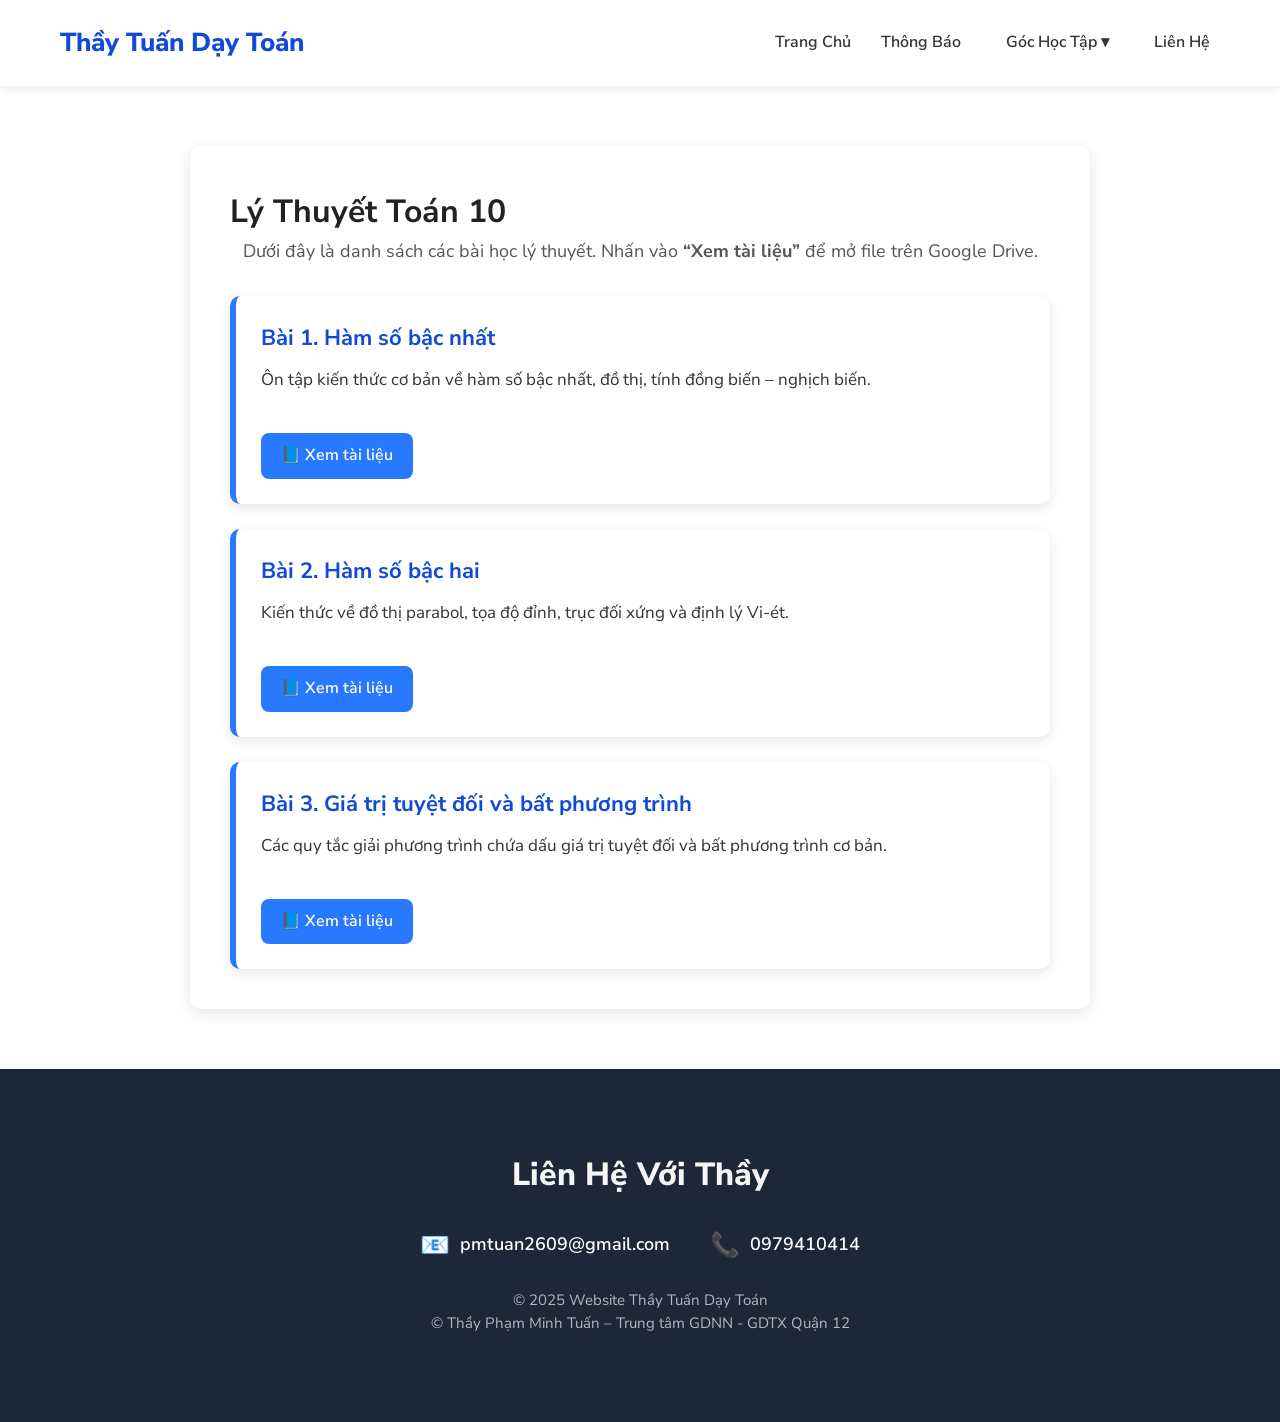
<file: toan10-lythuyet.html>
<!DOCTYPE html>
<html lang="vi">
<head>
  <meta charset="UTF-8">
  <meta name="viewport" content="width=device-width, initial-scale=1.0">
  <title>Lý thuyết Toán 10 | Thầy Tuấn Dạy Toán</title>
  <link rel="stylesheet" href="style.css">
  <link rel="icon" href="https://cdn-icons-png.flaticon.com/512/2991/2991148.png">
</head>
<body>

  <!-- HEADER -->
  <header>
    <div class="logo">Thầy Tuấn Dạy Toán</div>
    <nav>
      <a href="index.html">Trang Chủ</a>
      <a href="index.html#thongbao">Thông Báo</a>

      <!-- Góc Học Tập -->
      <div class="dropdown">
        <a href="#" class="dropbtn">Góc Học Tập ▾</a>
        <div class="dropdown-content">
          <div class="submenu">
            <a href="#">Toán 10 ▸</a>
            <div class="submenu-content">
              <a href="toan10-lythuyet.html">Lý thuyết</a>
              <a href="toan10-ghk1.html">Đề ôn GHK1</a>
              <a href="toan10-hk1.html">Đề ôn HK1</a>
              <a href="toan10-ghk2.html">Đề ôn GHK2</a>
              <a href="toan10-hk2.html">Đề ôn HK2</a>
            </div>
          </div>

          <div class="submenu">
            <a href="#">Toán 11 ▸</a>
            <div class="submenu-content">
              <a href="toan11-lythuyet.html">Lý thuyết</a>
              <a href="toan11-ghk1.html">Đề ôn GHK1</a>
              <a href="toan11-hk1.html">Đề ôn HK1</a>
              <a href="toan11-ghk2.html">Đề ôn GHK2</a>
              <a href="toan11-hk2.html">Đề ôn HK2</a>
            </div>
          </div>

          <div class="submenu">
            <a href="#">Toán 12 ▸</a>
            <div class="submenu-content">
              <a href="toan12-lythuyet.html">Lý thuyết</a>
              <a href="toan12-ghk1.html">Đề ôn GHK1</a>
              <a href="toan12-hk1.html">Đề ôn HK1</a>
              <a href="toan12-ghk2.html">Đề ôn GHK2</a>
              <a href="toan12-hk2.html">Đề ôn HK2</a>
            </div>
          </div>
        </div>
      </div>

      <a href="index.html#contact">Liên Hệ</a>
    </nav>
  </header>

  <!-- DANH SÁCH BÀI HỌC -->
  <main class="content">
    <h1>Lý Thuyết Toán 10</h1>
    <p class="intro">Dưới đây là danh sách các bài học lý thuyết. Nhấn vào <strong>“Xem tài liệu”</strong> để mở file trên Google Drive.</p>

    <div class="lesson-list">
      <div class="lesson-item">
        <h3>Bài 1. Hàm số bậc nhất</h3>
        <p>Ôn tập kiến thức cơ bản về hàm số bậc nhất, đồ thị, tính đồng biến – nghịch biến.</p>
        <a href="https://drive.google.com/file/d/1abc123XYZ/view" target="_blank" class="btn btn-blue">📘 Xem tài liệu</a>
      </div>

      <div class="lesson-item">
        <h3>Bài 2. Hàm số bậc hai</h3>
        <p>Kiến thức về đồ thị parabol, tọa độ đỉnh, trục đối xứng và định lý Vi-ét.</p>
        <a href="https://drive.google.com/file/d/1def456UVW/view" target="_blank" class="btn btn-blue">📘 Xem tài liệu</a>
      </div>

      <div class="lesson-item">
        <h3>Bài 3. Giá trị tuyệt đối và bất phương trình</h3>
        <p>Các quy tắc giải phương trình chứa dấu giá trị tuyệt đối và bất phương trình cơ bản.</p>
        <a href="https://drive.google.com/file/d/1ghi789RST/view" target="_blank" class="btn btn-blue">📘 Xem tài liệu</a>
      </div>
    </div>
  </main>

  <!-- FOOTER -->
  <footer>
    <h2>Liên Hệ Với Thầy</h2>
    <div class="contact-info">
      <div class="contact-item">
        <span class="icon">📧</span>
        <a href="mailto:pmtuan2609@gmail.com">pmtuan2609@gmail.com</a>
      </div>
      <div class="contact-item">
        <span class="icon">📞</span>
        <a href="tel:0979410414">0979410414</a>
      </div>
    </div>
    <p class="copyright">
      © 2025 Website Thầy Tuấn Dạy Toán<br>
      © Thầy Phạm Minh Tuấn – Trung tâm GDNN - GDTX Quận 12
    </p>
  </footer>

  <!-- SCRIPT DROPDOWN -->
  <script>
    // Dropdown click mở
    document.querySelectorAll(".dropbtn").forEach(btn => {
      btn.addEventListener("click", e => {
        e.preventDefault();
        const dropdown = btn.parentElement;
        dropdown.classList.toggle("open");
        document.querySelectorAll(".dropdown").forEach(other => {
          if (other !== dropdown) other.classList.remove("open");
        });
      });
    });

    // Đóng khi click ra ngoài
    window.addEventListener("click", e => {
      if (!e.target.matches('.dropbtn') && !e.target.closest('.submenu')) {
        document.querySelectorAll(".dropdown").forEach(d => d.classList.remove("open"));
      }
    });
  </script>

</body>
</html>
</file>
<file: style.css>
@import url('https://fonts.googleapis.com/css2?family=Nunito+Sans:wght@400;600;700;800&display=swap');

* {
  margin: 0;
  padding: 0;
  box-sizing: border-box;
}

body {
  font-family: 'Nunito Sans', sans-serif;
  color: #222;
  background: #fff;
  line-height: 1.6;
}

/* ----- HEADER ----- */
header {
  display: flex;
  justify-content: space-between;
  align-items: center;
  padding: 20px 60px;
  background: #ffffff;
  box-shadow: 0 2px 8px rgba(0,0,0,0.1);
  position: sticky;
  top: 0;
  z-index: 100;
}

header .logo {
  font-size: 26px;
  font-weight: 800;
  color: #124ad8;
}

nav {
  display: flex;
  align-items: center;
  gap: 10px;
}

nav a {
  margin: 0 10px;
  text-decoration: none;
  color: #333;
  font-weight: 600;
  transition: 0.3s;
}

nav a:hover {
  color: #124ad8;
}

/* ----- DROPDOWN MENU (click to open) ----- */
.dropdown {
  position: relative;
  display: inline-block;
}

.dropbtn {
  color: #333;
  text-decoration: none;
  font-weight: 600;
  padding: 10px 15px;
  display: inline-block;
  cursor: pointer;
}

.dropdown-content {
  display: none;
  position: absolute;
  background: #fff;
  min-width: 220px;
  box-shadow: 0 4px 10px rgba(0,0,0,0.15);
  z-index: 100;
  border-radius: 8px;
}

.dropdown-content a {
  color: #333;
  padding: 10px 15px;
  text-decoration: none;
  display: block;
  transition: 0.2s;
}

.dropdown-content a:hover {
  background: #f0f0f0;
}

.dropdown.open .dropdown-content {
  display: block;
}

/* Submenu cấp 2 */
.submenu {
  position: relative;
}

.submenu-content {
  display: none;
  position: absolute;
  left: 220px;
  top: 0;
  background: #fff;
  min-width: 200px;
  box-shadow: 0 4px 10px rgba(0,0,0,0.1);
  border-radius: 8px;
}

.submenu-content a:hover {
  background: #eaeaea;
}

.submenu:hover .submenu-content {
  display: block;
}

/* ----- HERO SECTION ----- */
.hero {
  position: relative;
  height: 85vh;
  background: linear-gradient(135deg, #f8c8dc, #ffd7a0);
  text-align: center;
  display: flex;
  align-items: center;
  justify-content: center;
  flex-direction: column;
  overflow: hidden;
}

#particles {
  position: absolute;
  width: 100%;
  height: 100%;
  opacity: 0.25;
}

.hero-content {
  z-index: 1;
  padding: 0 20px;
}

.hero h1 {
  font-size: 48px;
  font-weight: 800;
  color: #222;
}

.hero p {
  font-size: 20px;
  color: #333;
  margin: 10px 0;
}

.hero em {
  font-size: 22px;
  color: #444;
  opacity: 0.9;
}

.btn {
  display: inline-block;
  background: #3578e5;
  color: white;
  padding: 15px 40px;
  border-radius: 30px;
  font-weight: bold;
  text-decoration: none;
  margin-top: 25px;
  transition: 0.3s;
}

.btn:hover {
  background: #1d5bd7;
  transform: scale(1.05);
}

/* ----- THÔNG BÁO ----- */
.announcements {
  background: #f8f9fc;
  text-align: center;
  padding: 60px 20px;
}

.announcements h2 {
  font-size: 32px;
  font-weight: 800;
  margin-bottom: 40px;
  color: #111;
}

#announcement-list {
  max-width: 900px;
  margin: 0 auto;
}

.announcement-item {
  background: #fff;
  border-left: 6px solid #2979ff;
  border-radius: 12px;
  box-shadow: 0 4px 10px rgba(0,0,0,0.1);
  padding: 25px 30px;
  margin-bottom: 25px;
  text-align: left;
  position: relative;
  transition: 0.3s ease;
}

.announcement-item:hover {
  transform: translateY(-3px);
  box-shadow: 0 6px 16px rgba(0,0,0,0.15);
}

.announcement-item h3 {
  font-size: 22px;
  font-weight: 800;
  margin-bottom: 8px;
  color: #111;
}

.announcement-item .date {
  color: #6c757d;
  font-size: 16px;
  margin-bottom: 10px;
}

.announcement-item p {
  font-size: 18px;
  color: #333;
  margin-bottom: 15px;
  line-height: 1.5;
}

.badge {
  position: absolute;
  top: 20px;
  right: 20px;
  background: #dc3545;
  color: white;
  font-weight: 700;
  border-radius: 30px;
  padding: 6px 14px;
  font-size: 14px;
  text-transform: uppercase;
}

.badge.new { background: #ff4f4f; }
.badge.important { background: #e53935; }

.link-buttons {
  display: flex;
  gap: 15px;
  flex-wrap: wrap;
}

.link-buttons a {
  display: inline-block;
  padding: 10px 18px;
  border-radius: 8px;
  font-weight: 700;
  color: white;
  text-decoration: none;
  transition: 0.3s ease;
  font-size: 16px;
}

.link-buttons a:hover { opacity: 0.85; }

.btn-blue { background: #2979ff; }
.btn-green { background: #00c853; }
.btn-yellow { background: #ffb300; color: #222; }

.announcement-item.yellow { border-left-color: #ffb300; }
.announcement-item.red { border-left-color: #e53935; }

/* Hiệu ứng nháy sáng tiêu đề khi nhấn “Thông Báo” */
.highlight {
  animation: glow 1.5s ease-out;
}

@keyframes glow {
  0% { color: #ff3d3d; transform: scale(1.05); }
  50% { color: #ff7b00; transform: scale(1.08); }
  100% { color: #000; transform: scale(1); }
}

/* ----- FOOTER ----- */
footer {
  background-color: #1c2738;
  color: #f5f5f5;
  text-align: center;
  padding: 80px 20px;
}

footer h2 {
  font-size: 32px;
  font-weight: 800;
  margin-bottom: 15px;
}

footer p {
  font-size: 18px;
  margin: 8px 0;
}

footer .contact-info {
  display: flex;
  justify-content: center;
  gap: 40px;
  flex-wrap: wrap;
  margin: 25px 0;
}

footer .contact-item {
  display: flex;
  align-items: center;
  font-size: 18px;
}

footer .contact-item .icon {
  font-size: 24px;
  margin-right: 10px;
}

footer a {
  color: #fff;
  text-decoration: none;
  font-weight: 600;
}

footer a:hover { color: #ffd7a0; }

footer em {
  display: block;
  margin-top: 30px;
  opacity: 0.8;
  font-size: 18px;
}

footer .copyright {
  margin-top: 20px;
  font-size: 15px;
  opacity: 0.7;
  line-height: 1.5;
}

/* ----- RESPONSIVE ----- */
@media (max-width: 768px) {
  header {
    flex-direction: column;
    text-align: center;
  }

  nav {
    flex-wrap: wrap;
    justify-content: center;
  }

  .hero h1 { font-size: 36px; }
  .hero p { font-size: 18px; }

  .announcement-item h3 { font-size: 20px; }

  .link-buttons { flex-direction: column; }

  .dropdown-content,
  .submenu-content {
    position: static;
    box-shadow: none;
    min-width: 100%;
  }

  .submenu-content { padding-left: 15px; }
}
/* ----- TRANG NỘI DUNG BÀI HỌC ----- */
.content {
  max-width: 900px;
  margin: 60px auto;
  background: #ffffff;
  padding: 40px;
  border-radius: 12px;
  box-shadow: 0 4px 15px rgba(0,0,0,0.1);
}

/* ----- DANH SÁCH BÀI LÝ THUYẾT ----- */
.intro {
  text-align: center;
  font-size: 18px;
  color: #555;
  margin-bottom: 30px;
}

.lesson-list {
  display: flex;
  flex-direction: column;
  gap: 25px;
}

.lesson-item {
  background: #ffffff;
  border-left: 6px solid #2979ff;
  border-radius: 10px;
  padding: 25px;
  box-shadow: 0 4px 12px rgba(0,0,0,0.1);
  transition: 0.3s ease;
}

.lesson-item:hover {
  transform: translateY(-3px);
  box-shadow: 0 6px 15px rgba(0,0,0,0.15);
}

.lesson-item h3 {
  color: #124ad8;
  font-size: 22px;
  margin-bottom: 10px;
}

.lesson-item p {
  color: #333;
  margin-bottom: 15px;
  font-size: 17px;
}

.lesson-item .btn {
  padding: 10px 20px;
  border-radius: 8px;
  font-weight: 600;
  text-decoration: none;
  color: white;
  background: #2979ff;
  transition: 0.3s;
}

.lesson-item .btn:hover {
  background: #1c54b2;
}
.latex-container {
  background: #fff;
  border-radius: 12px;
  box-shadow: 0 4px 15px rgba(0,0,0,0.15);
  padding: 40px 50px;
  font-size: 18px;
  color: #222;
  line-height: 1.8;
  white-space: pre-wrap; /* để giữ định dạng xuống dòng của file tex */
}
</file>
